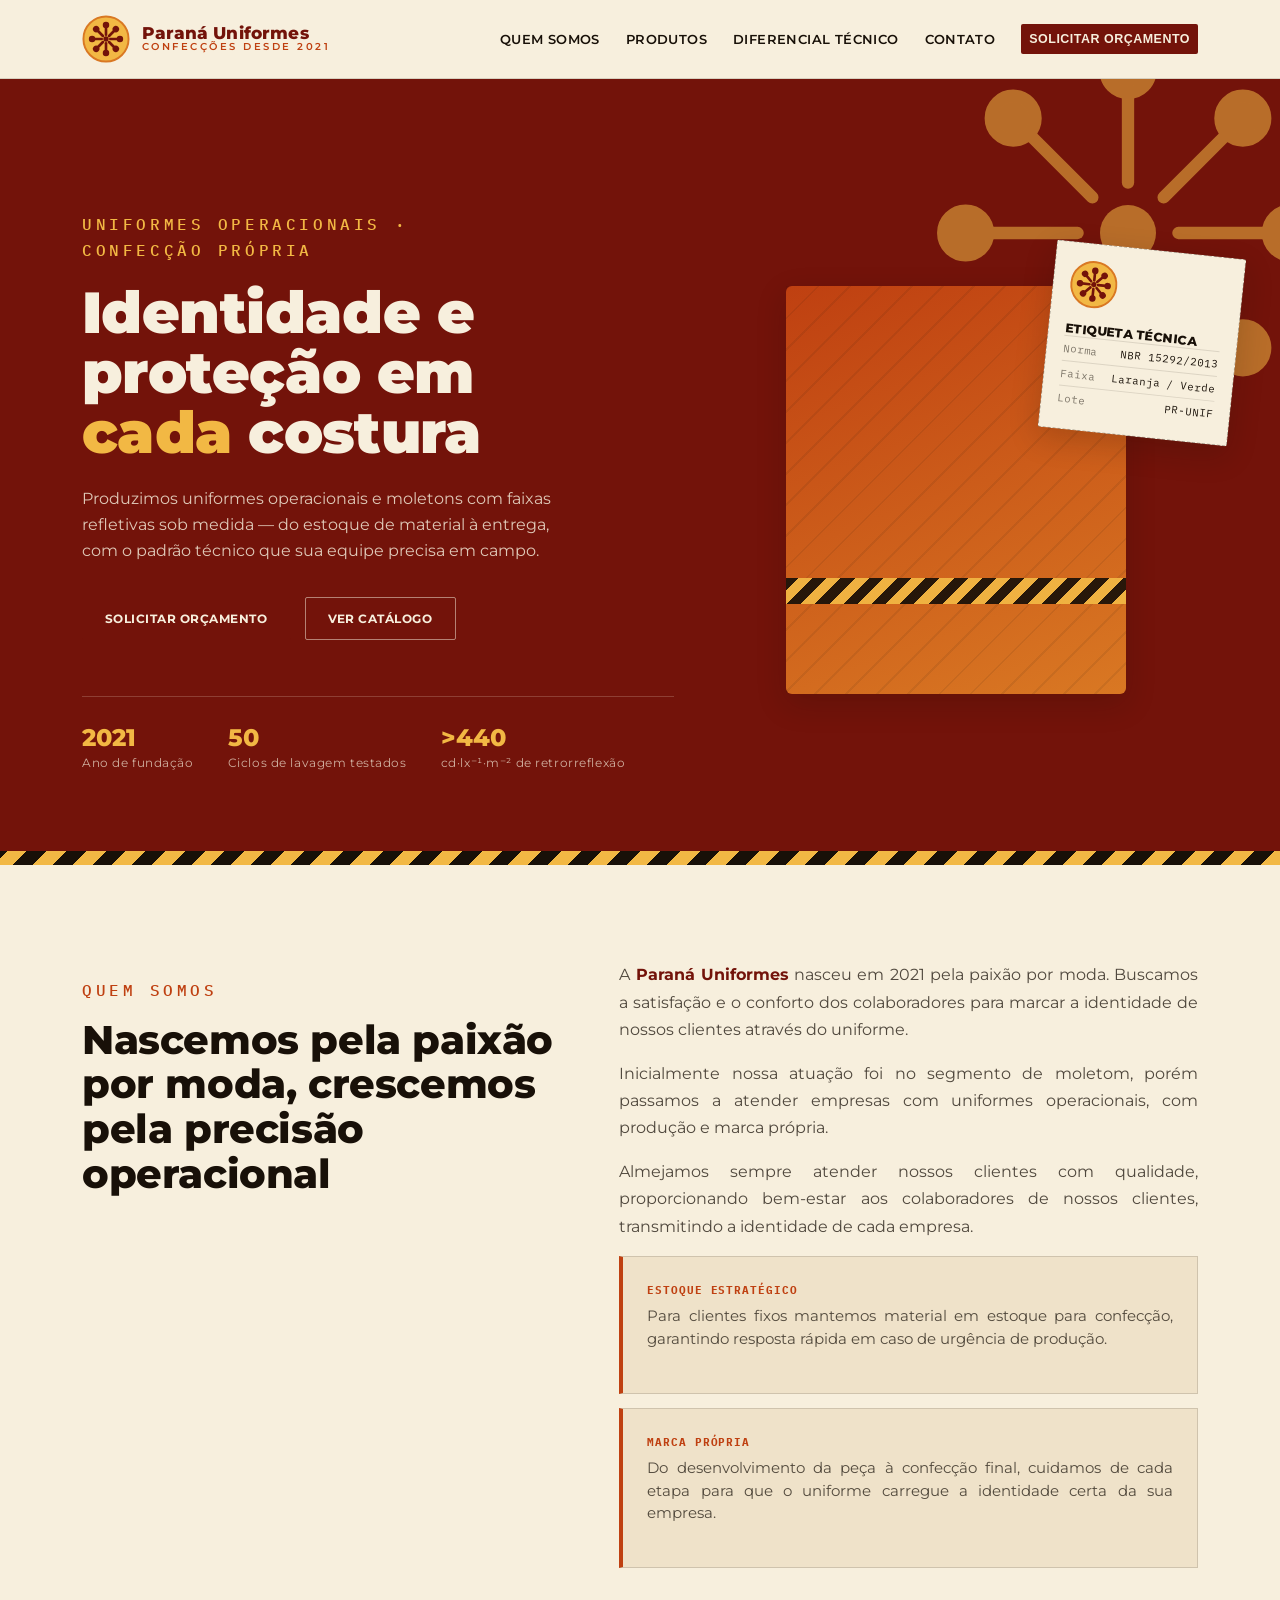
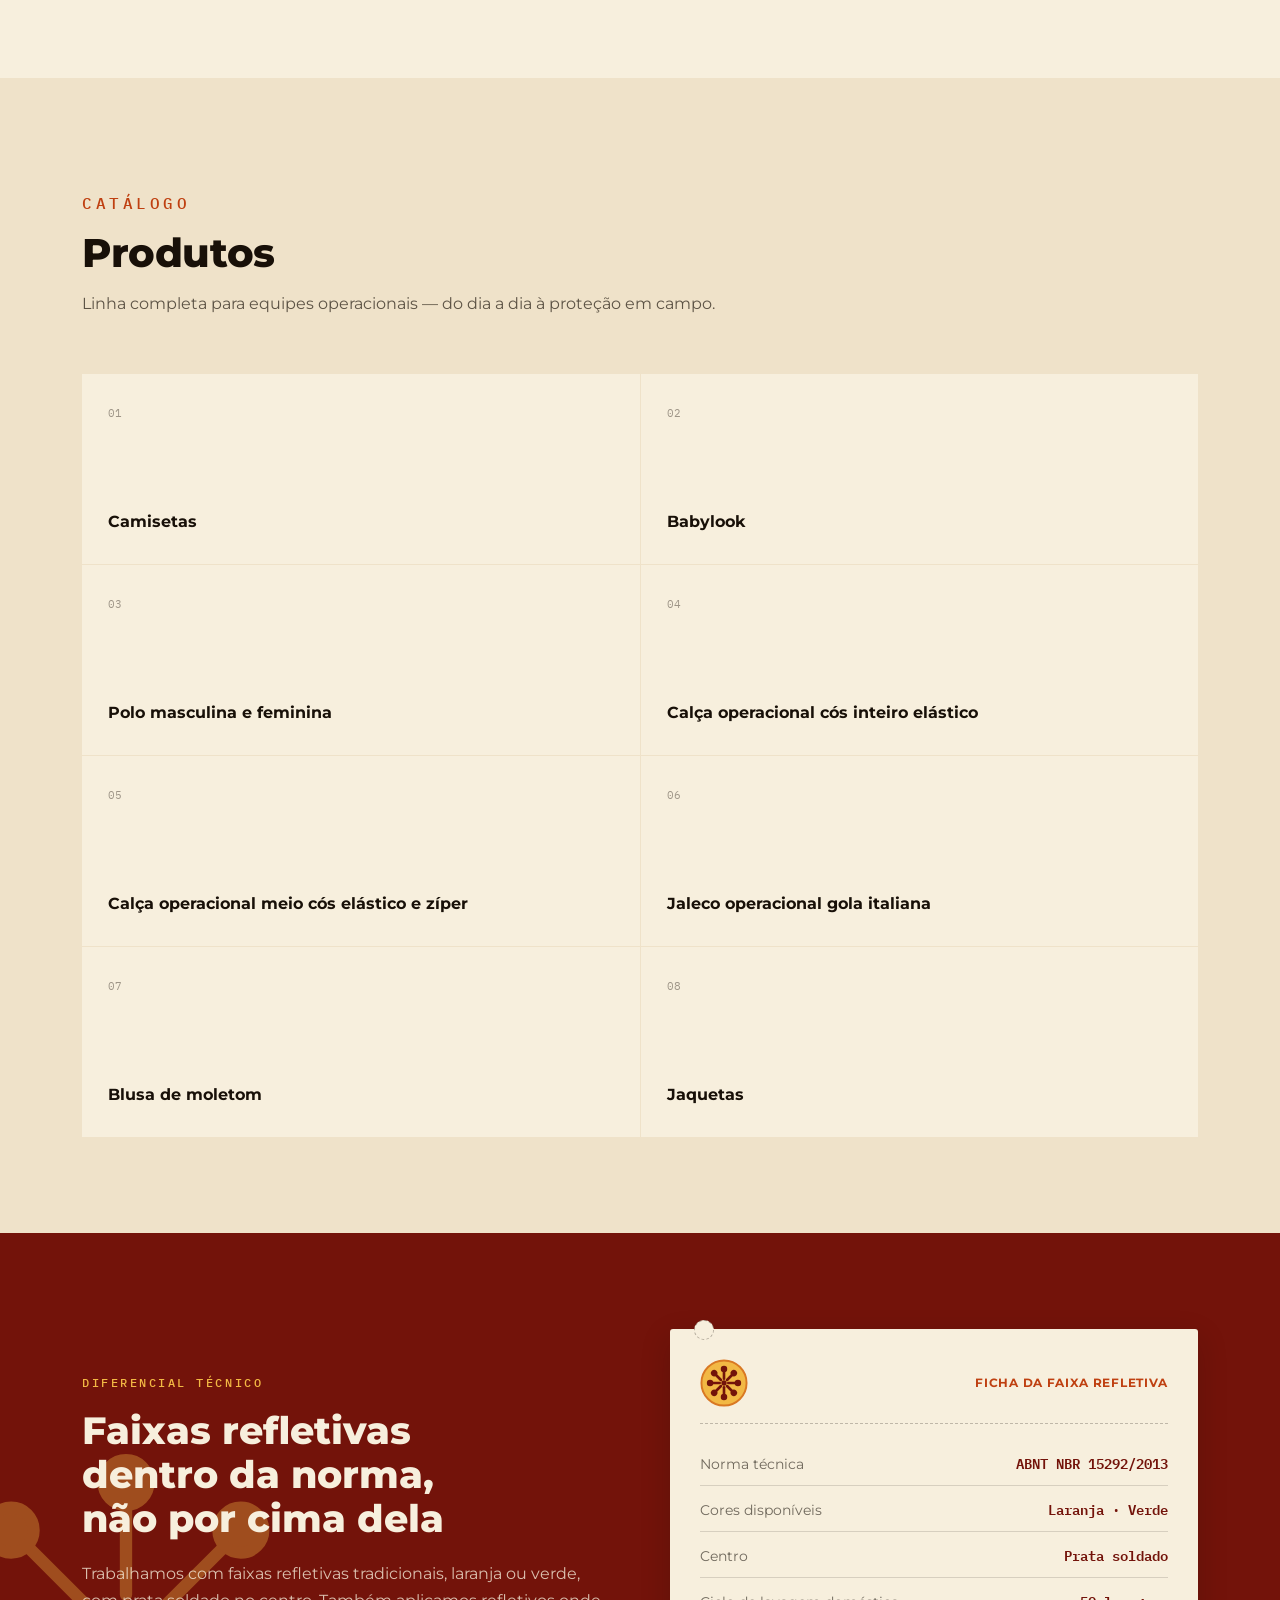
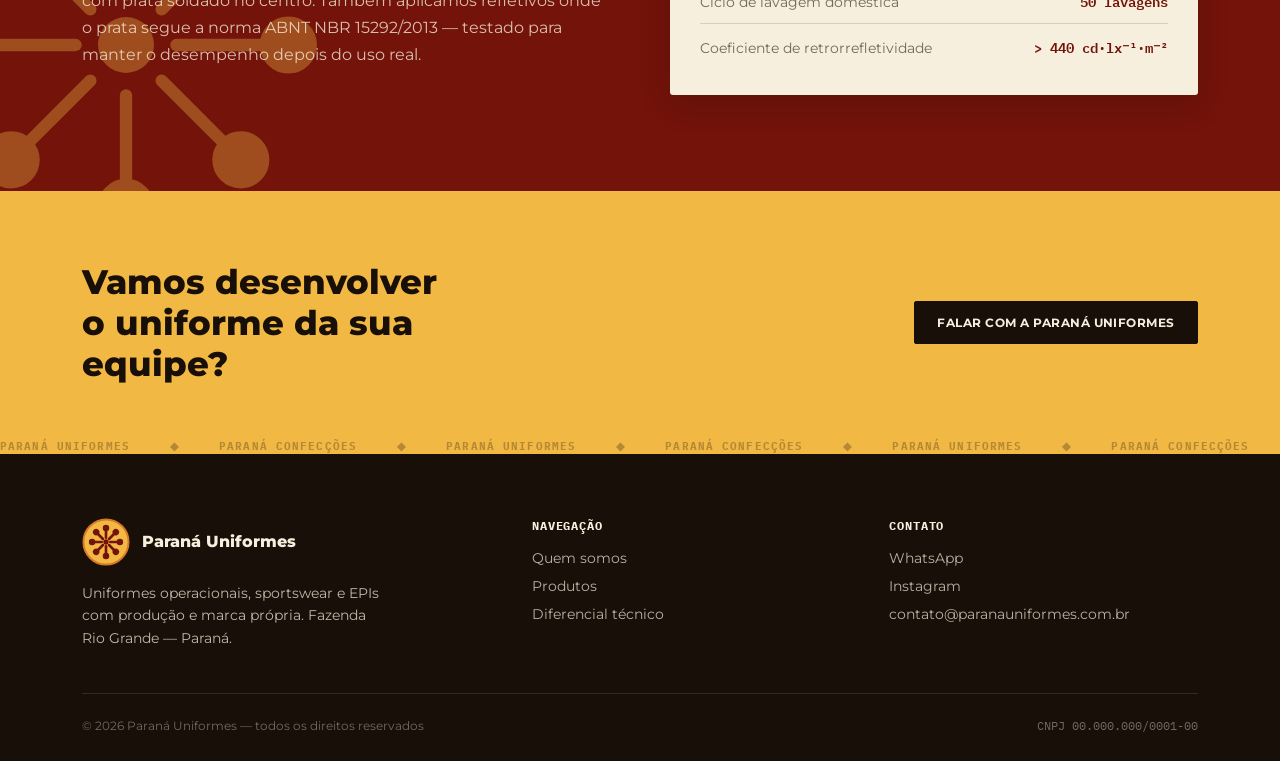
<file: V1/index.html>
<!DOCTYPE html>
<html lang="pt-BR">
<head>
<meta charset="UTF-8">
<meta name="viewport" content="width=device-width, initial-scale=1.0">
<title>Paraná Uniformes — Uniformes operacionais e EPIs sob medida</title>
<link rel="icon" type="imaga/x-icon" href="favicon.png">
<link rel="preconnect" href="https://fonts.googleapis.com">
<link href="https://fonts.googleapis.com/css2?family=Montserrat:wght@400;500;600;700;800;900&family=IBM+Plex+Mono:wght@400;500;600&display=swap" rel="stylesheet">
<link rel="stylesheet" href="styles.css">
</head>
<body>

<nav class="nav">
  <div class="wrap">
    <div class="brand">
      <div class="seal seal--nav"><svg viewBox="0 0 100 100" width="100%" height="100%"><circle cx="50" cy="50" r="47" fill="#F2B844" stroke="#D97823" stroke-width="4"/><g transform="translate(50,50)" stroke="#73130A" stroke-width="5.5" stroke-linecap="round" fill="#73130A"><g transform="rotate(0)"><line x1="0" y1="-9" x2="0" y2="-25"/><circle cx="0" cy="-29" r="4"/></g><g transform="rotate(45)"><line x1="0" y1="-9" x2="0" y2="-25"/><circle cx="0" cy="-29" r="4"/></g><g transform="rotate(90)"><line x1="0" y1="-9" x2="0" y2="-25"/><circle cx="0" cy="-29" r="4"/></g><g transform="rotate(135)"><line x1="0" y1="-9" x2="0" y2="-25"/><circle cx="0" cy="-29" r="4"/></g><g transform="rotate(180)"><line x1="0" y1="-9" x2="0" y2="-25"/><circle cx="0" cy="-29" r="4"/></g><g transform="rotate(225)"><line x1="0" y1="-9" x2="0" y2="-25"/><circle cx="0" cy="-29" r="4"/></g><g transform="rotate(270)"><line x1="0" y1="-9" x2="0" y2="-25"/><circle cx="0" cy="-29" r="4"/></g><g transform="rotate(315)"><line x1="0" y1="-9" x2="0" y2="-25"/><circle cx="0" cy="-29" r="4"/></g><circle cx="0" cy="0" r="5.5" stroke="none"/></g></svg></div>
      <div class="brand-name">Paraná Uniformes<span>Confecções desde 2021</span></div>
    </div>
    <div class="nav-links" id="navLinks">
      <a href="#sobre">Quem somos</a>
      <a href="#produtos">Produtos</a>
      <a href="#tecnico">Diferencial técnico</a>
      <a href="#contato">Contato</a>
      <button id="orcamentoNav" type="button" class="orcamento-nav whatsapp-link" data-whatsapp-message="Olá! Gostaria de solicitar um orçamento para uniformes da minha equipe.">Solicitar orçamento</button>
    </div>
    <button class="burger" id="burger" aria-label="Abrir menu" aria-expanded="false"><span></span><span></span><span></span></button>
  </div>
</nav>

<header class="hero">
  <div class="watermark"><svg viewBox="0 0 100 100" width="100%" height="100%"><g transform="translate(50,50)" stroke="#F2B844" stroke-width="2.2" stroke-linecap="round" fill="#F2B844"><g transform="rotate(0)"><line x1="0" y1="-9" x2="0" y2="-25"/><circle cx="0" cy="-29" r="4"/></g><g transform="rotate(45)"><line x1="0" y1="-9" x2="0" y2="-25"/><circle cx="0" cy="-29" r="4"/></g><g transform="rotate(90)"><line x1="0" y1="-9" x2="0" y2="-25"/><circle cx="0" cy="-29" r="4"/></g><g transform="rotate(135)"><line x1="0" y1="-9" x2="0" y2="-25"/><circle cx="0" cy="-29" r="4"/></g><g transform="rotate(180)"><line x1="0" y1="-9" x2="0" y2="-25"/><circle cx="0" cy="-29" r="4"/></g><g transform="rotate(225)"><line x1="0" y1="-9" x2="0" y2="-25"/><circle cx="0" cy="-29" r="4"/></g><g transform="rotate(270)"><line x1="0" y1="-9" x2="0" y2="-25"/><circle cx="0" cy="-29" r="4"/></g><g transform="rotate(315)"><line x1="0" y1="-9" x2="0" y2="-25"/><circle cx="0" cy="-29" r="4"/></g><circle cx="0" cy="0" r="5" stroke="none"/></g></svg></div>
  <div class="wrap hero-grid">
    <div class="hero-copy">
      <p class="eyebrow">Uniformes operacionais · Confecção própria</p>
      <h1>Identidade e proteção em <em>cada</em> costura</h1>
      <p>Produzimos uniformes operacionais e moletons com faixas refletivas sob medida — do estoque de material à entrega, com o padrão técnico que sua equipe precisa em campo.</p>
      <div class="hero-actions">
        <a href="#" class="btn whatsapp-link" data-whatsapp-message="Olá! Gostaria de solicitar um orçamento para uniformes da minha equipe.">Solicitar orçamento</a>
        <a href="#produtos" class="btn btn-ghost">Ver catálogo</a>
      </div>
      <div class="hero-stats">
        <div><b>2021</b><span>Ano de fundação</span></div>
        <div><b>50</b><span>Ciclos de lavagem testados</span></div>
        <div><b>&gt;440</b><span>cd·lx⁻¹·m⁻² de retrorreflexão</span></div>
      </div>
    </div>
    <div class="hero-visual">
      <div class="garment-block"><div class="stripe"></div></div>
      <div class="hang-tag">
        <div class="seal seal--tag"><svg viewBox="0 0 100 100" width="100%" height="100%"><circle cx="50" cy="50" r="47" fill="#F2B844" stroke="#D97823" stroke-width="4"/><g transform="translate(50,50)" stroke="#73130A" stroke-width="5.5" stroke-linecap="round" fill="#73130A"><g transform="rotate(0)"><line x1="0" y1="-9" x2="0" y2="-25"/><circle cx="0" cy="-29" r="4"/></g><g transform="rotate(45)"><line x1="0" y1="-9" x2="0" y2="-25"/><circle cx="0" cy="-29" r="4"/></g><g transform="rotate(90)"><line x1="0" y1="-9" x2="0" y2="-25"/><circle cx="0" cy="-29" r="4"/></g><g transform="rotate(135)"><line x1="0" y1="-9" x2="0" y2="-25"/><circle cx="0" cy="-29" r="4"/></g><g transform="rotate(180)"><line x1="0" y1="-9" x2="0" y2="-25"/><circle cx="0" cy="-29" r="4"/></g><g transform="rotate(225)"><line x1="0" y1="-9" x2="0" y2="-25"/><circle cx="0" cy="-29" r="4"/></g><g transform="rotate(270)"><line x1="0" y1="-9" x2="0" y2="-25"/><circle cx="0" cy="-29" r="4"/></g><g transform="rotate(315)"><line x1="0" y1="-9" x2="0" y2="-25"/><circle cx="0" cy="-29" r="4"/></g><circle cx="0" cy="0" r="5.5" stroke="none"/></g></svg></div>
        <div class="tag-title">Etiqueta técnica</div>
        <div class="tag-row"><span>Norma</span><span>NBR 15292/2013</span></div>
        <div class="tag-row"><span>Faixa</span><span>Laranja / Verde</span></div>
        <div class="tag-row"><span>Lote</span><span>PR-UNIF</span></div>
      </div>
    </div>
  </div>
  <div class="reflect-bar"></div>
</header>

<section class="about" id="sobre">
  <div class="wrap about-grid">
    <div class="section-head" style="margin-bottom:0;">
      <p class="eyebrow">Quem somos</p>
      <h2>Nascemos pela paixão por moda, crescemos pela precisão operacional</h2>
    </div>
    <div class="about-copy">
      <p>A <b>Paraná Uniformes</b> nasceu em 2021 pela paixão por moda. Buscamos a satisfação e o conforto dos colaboradores para marcar a identidade de nossos clientes através do uniforme.</p>
      <p>Inicialmente nossa atuação foi no segmento de moletom, porém passamos a atender empresas com uniformes operacionais, com produção e marca própria.</p>
      <p>Almejamos sempre atender nossos clientes com qualidade, proporcionando bem-estar aos colaboradores de nossos clientes, transmitindo a identidade de cada empresa.</p>
      <div class="about-fact">
        <b>Estoque estratégico</b>
        <p>Para clientes fixos mantemos material em estoque para confecção, garantindo resposta rápida em caso de urgência de produção.</p>
      </div>
      <div class="about-fact">
        <b>Marca própria</b>
        <p>Do desenvolvimento da peça à confecção final, cuidamos de cada etapa para que o uniforme carregue a identidade certa da sua empresa.</p>
      </div>
    </div>
  </div>
</section>

<section class="products" id="produtos">
  <div class="wrap">
    <div class="section-head">
      <p class="eyebrow">Catálogo</p>
      <h2>Produtos</h2>
      <p>Linha completa para equipes operacionais — do dia a dia à proteção em campo.</p>
    </div>
  </div>
  <div class="product-grid wrap">
    <div class="product-card"><span class="num mono">01</span><h3>Camisetas</h3></div>
    <div class="product-card"><span class="num mono">02</span><h3>Babylook</h3></div>
    <div class="product-card"><span class="num mono">03</span><h3>Polo masculina e feminina</h3></div>
    <div class="product-card"><span class="num mono">04</span><h3>Calça operacional cós inteiro elástico</h3></div>
    <div class="product-card"><span class="num mono">05</span><h3>Calça operacional meio cós elástico e zíper</h3></div>
    <div class="product-card"><span class="num mono">06</span><h3>Jaleco operacional gola italiana</h3></div>
    <div class="product-card"><span class="num mono">07</span><h3>Blusa de moletom</h3></div>
    <div class="product-card"><span class="num mono">08</span><h3>Jaquetas</h3></div>
  </div>
</section>

<section class="tech" id="tecnico">
  <div class="watermark"><svg viewBox="0 0 100 100" width="100%" height="100%"><g transform="translate(50,50)" stroke="#F2B844" stroke-width="2.2" stroke-linecap="round" fill="#F2B844"><g transform="rotate(0)"><line x1="0" y1="-9" x2="0" y2="-25"/><circle cx="0" cy="-29" r="4"/></g><g transform="rotate(45)"><line x1="0" y1="-9" x2="0" y2="-25"/><circle cx="0" cy="-29" r="4"/></g><g transform="rotate(90)"><line x1="0" y1="-9" x2="0" y2="-25"/><circle cx="0" cy="-29" r="4"/></g><g transform="rotate(135)"><line x1="0" y1="-9" x2="0" y2="-25"/><circle cx="0" cy="-29" r="4"/></g><g transform="rotate(180)"><line x1="0" y1="-9" x2="0" y2="-25"/><circle cx="0" cy="-29" r="4"/></g><g transform="rotate(225)"><line x1="0" y1="-9" x2="0" y2="-25"/><circle cx="0" cy="-29" r="4"/></g><g transform="rotate(270)"><line x1="0" y1="-9" x2="0" y2="-25"/><circle cx="0" cy="-29" r="4"/></g><g transform="rotate(315)"><line x1="0" y1="-9" x2="0" y2="-25"/><circle cx="0" cy="-29" r="4"/></g><circle cx="0" cy="0" r="5" stroke="none"/></g></svg></div>
  <div class="wrap tech-grid">
    <div>
      <p class="eyebrow">Diferencial técnico</p>
      <h2>Faixas refletivas dentro da norma, não por cima dela</h2>
      <p>Trabalhamos com faixas refletivas tradicionais, laranja ou verde, com prata soldado no centro. Também aplicamos refletivos onde o prata segue a norma ABNT NBR 15292/2013 — testado para manter o desempenho depois do uso real.</p>
    </div>
    <div class="spec-tag">
      <div class="spec-tag-head">
        <div class="seal seal--spec"><svg viewBox="0 0 100 100" width="100%" height="100%"><circle cx="50" cy="50" r="47" fill="#F2B844" stroke="#D97823" stroke-width="4"/><g transform="translate(50,50)" stroke="#73130A" stroke-width="5.5" stroke-linecap="round" fill="#73130A"><g transform="rotate(0)"><line x1="0" y1="-9" x2="0" y2="-25"/><circle cx="0" cy="-29" r="4"/></g><g transform="rotate(45)"><line x1="0" y1="-9" x2="0" y2="-25"/><circle cx="0" cy="-29" r="4"/></g><g transform="rotate(90)"><line x1="0" y1="-9" x2="0" y2="-25"/><circle cx="0" cy="-29" r="4"/></g><g transform="rotate(135)"><line x1="0" y1="-9" x2="0" y2="-25"/><circle cx="0" cy="-29" r="4"/></g><g transform="rotate(180)"><line x1="0" y1="-9" x2="0" y2="-25"/><circle cx="0" cy="-29" r="4"/></g><g transform="rotate(225)"><line x1="0" y1="-9" x2="0" y2="-25"/><circle cx="0" cy="-29" r="4"/></g><g transform="rotate(270)"><line x1="0" y1="-9" x2="0" y2="-25"/><circle cx="0" cy="-29" r="4"/></g><g transform="rotate(315)"><line x1="0" y1="-9" x2="0" y2="-25"/><circle cx="0" cy="-29" r="4"/></g><circle cx="0" cy="0" r="5.5" stroke="none"/></g></svg></div>
        <b>Ficha da faixa refletiva</b>
      </div>
      <div class="spec-row"><span class="label">Norma técnica</span><span class="value">ABNT NBR 15292/2013</span></div>
      <div class="spec-row"><span class="label">Cores disponíveis</span><span class="value">Laranja · Verde</span></div>
      <div class="spec-row"><span class="label">Centro</span><span class="value">Prata soldado</span></div>
      <div class="spec-row"><span class="label">Ciclo de lavagem doméstica</span><span class="value">50 lavagens</span></div>
      <div class="spec-row"><span class="label">Coeficiente de retrorrefletividade</span><span class="value">&gt; 440 cd·lx⁻¹·m⁻²</span></div>
    </div>
  </div>
</section>

<div class="cta-band" id="contato">
  <div class="wrap cta-inner">
    <h2>Vamos desenvolver o uniforme da sua equipe?</h2>
    <a href="#" class="btn whatsapp-link" data-whatsapp-message="Olá! Gostaria de solicitar um orçamento para uniformes da minha equipe.">Falar com a Paraná Uniformes</a>
  </div>
  <div class="marquee">
    <span>PARANÁ UNIFORMES</span><span>◆</span><span>PARANÁ CONFECÇÕES</span><span>◆</span><span>PARANÁ UNIFORMES</span><span>◆</span><span>PARANÁ CONFECÇÕES</span><span>◆</span>
    <span>PARANÁ UNIFORMES</span><span>◆</span><span>PARANÁ CONFECÇÕES</span><span>◆</span><span>PARANÁ UNIFORMES</span><span>◆</span><span>PARANÁ CONFECÇÕES</span><span>◆</span>
  </div>
</div>

<footer>
  <div class="wrap">
    <div class="footer-grid">
      <div>
        <div class="footer-brand"><div class="seal seal--footer"><svg viewBox="0 0 100 100" width="100%" height="100%"><circle cx="50" cy="50" r="47" fill="#F2B844" stroke="#D97823" stroke-width="4"/><g transform="translate(50,50)" stroke="#73130A" stroke-width="5.5" stroke-linecap="round" fill="#73130A"><g transform="rotate(0)"><line x1="0" y1="-9" x2="0" y2="-25"/><circle cx="0" cy="-29" r="4"/></g><g transform="rotate(45)"><line x1="0" y1="-9" x2="0" y2="-25"/><circle cx="0" cy="-29" r="4"/></g><g transform="rotate(90)"><line x1="0" y1="-9" x2="0" y2="-25"/><circle cx="0" cy="-29" r="4"/></g><g transform="rotate(135)"><line x1="0" y1="-9" x2="0" y2="-25"/><circle cx="0" cy="-29" r="4"/></g><g transform="rotate(180)"><line x1="0" y1="-9" x2="0" y2="-25"/><circle cx="0" cy="-29" r="4"/></g><g transform="rotate(225)"><line x1="0" y1="-9" x2="0" y2="-25"/><circle cx="0" cy="-29" r="4"/></g><g transform="rotate(270)"><line x1="0" y1="-9" x2="0" y2="-25"/><circle cx="0" cy="-29" r="4"/></g><g transform="rotate(315)"><line x1="0" y1="-9" x2="0" y2="-25"/><circle cx="0" cy="-29" r="4"/></g><circle cx="0" cy="0" r="5.5" stroke="none"/></g></svg></div><b>Paraná Uniformes</b></div>
        <p>Uniformes operacionais, sportswear e EPIs com produção e marca própria. Fazenda Rio Grande — Paraná.</p>
      </div>
      <div class="footer-col">
        <b>Navegação</b>
        <a href="#sobre">Quem somos</a>
        <a href="#produtos">Produtos</a>
        <a href="#tecnico">Diferencial técnico</a>
      </div>
      <div class="footer-col">
        <b>Contato</b>
        <a href="#" class="whatsapp-link" data-whatsapp-message="Olá! Gostaria de saber mais sobre os uniformes da Paraná Uniformes.">WhatsApp</a>
        <a href="#">Instagram</a>
        <a href="#">contato@paranauniformes.com.br</a>
      </div>
    </div>
    <div class="footer-bottom">
      <span>© 2026 Paraná Uniformes — todos os direitos reservados</span>
      <span class="mono">CNPJ 00.000.000/0001-00</span>
    </div>
  </div>
</footer>

<script src="script.js" defer></script>

</body>
</html>
</file>
<file: V1/styles.css>
:root {
  --cream:#EFE2C9;
  --paper:#F7EFDD;
  --gold:#F2B844;
  --orange:#D97823;
  --rust:#BF4011;
  --maroon:#73130A;
  --ink:#181008;
  --line: rgba(24,16,8,0.14);
  --shadow: 0 10px 30px rgba(24,16,8,0.18);
  --radius: 2px;
}
* {
  box-sizing:border-box;
  margin:0;
  padding:0;
}
html {
  scroll-behavior:smooth;
}
body {
  font-family:'Montserrat', sans-serif;
  background:var(--paper);
  color:var(--ink);
  -webkit-font-smoothing:antialiased;
  overflow-x:hidden;
}
img {
  max-width:100%;
  display:block;
}
a {
  color:inherit;
  text-decoration:none;
}
.mono {
  font-family:'IBM Plex Mono', monospace;
}
.eyebrow {
  font-family:'IBM Plex Mono', monospace;
  font-size:0.72rem;
  letter-spacing:0.22em;
  text-transform:uppercase;
  font-weight:500;
}
.wrap {
  max-width:1180px;
  margin:0 auto;
  padding:0 32px;
}
@media(max-width:640px) {
  .wrap {
    padding:0 20px;
  }
}

/* ---------- Seal / sunburst mark ---------- */
.seal {
  flex-shrink:0;
  display:inline-block;
}
.seal svg {
  display:block;
  width:100%;
  height:100%;
}
.seal--nav {
  width:48px;
  height:48px;
}
.seal--tag {
  width:48px;
  height:48px;
}
.seal--spec {
  width:48px;
  height:48px;
}
.seal--footer {
  width:48px;
  height:48px;
}

/* ---------- Nav ---------- */
.nav {
  position:sticky;
  top:0;
  z-index:50;
  background:rgba(247,239,221,0.92);
  backdrop-filter:blur(6px);
  border-bottom:1px solid var(--line);
}
.nav .wrap {
  display:flex;
  align-items:center;
  justify-content:space-between;
  height:78px;
}
.brand {
  display:flex;
  align-items:center;
  gap:12px;
}
.brand-name {
  font-weight:800;
  font-size:1.05rem;
  letter-spacing:0.01em;
  line-height:1.05;
  color:var(--maroon);
}
.brand-name span {
  display:block;
  font-size:0.62em;
  font-weight:600;
  letter-spacing:0.24em;
  color:var(--rust);
  text-transform:uppercase;
}
.nav-links {
  display:flex;
  align-items:center;
  gap:26px;
}
.nav-links a {
  font-size:0.82rem;
  font-weight:600;
  letter-spacing:0.03em;
  text-transform:uppercase;
  color:var(--ink);
  position:relative;
  padding:6px 0;
}
.nav-links a::after {
  content:"";
  position:absolute;
  left:0;
  bottom:0;
  height:2px;
  width:0;
  background:var(--rust);
  transition:width .25s ease;
}
.nav-links a:hover::after {
  width:100%;
}

.orcamento-nav 
{
  background-color: var(--maroon);
  color: var(--paper);

  transition: background .2s ease, color .2s ease;

  display: inline-flex;
  border-radius:var(--radius);

  align-items:center;
  font-size:0.78rem;
  font-weight:700;
  letter-spacing:0.04em;
  text-transform:uppercase;

  padding: 8px;

  border: none;
  cursor: pointer;
}

.orcamento-nav:hover {
  background:var(--paper);
  color:var(--maroon);
}

.btn {
  display:inline-flex;
  align-items:center;
  gap:8px;
  background:var(--maroon);
  color:var(--paper);
  font-size:0.78rem;
  font-weight:700;
  letter-spacing:0.04em;
  text-transform:uppercase;
  padding:13px 22px;
  border-radius:var(--radius);
  border:1px solid var(--maroon);
  transition:background .2s ease, color .2s ease;
}

.btn:hover {
  background:var(--paper);
  color:var(--maroon);
}

.btn-ghost {
  background:transparent;
  color:var(--paper);
  border:1px solid rgba(247,239,221,0.5);
}
.btn-ghost:hover {
  background:var(--paper);
  color:var(--maroon);
}
.burger {
  display:none;
  flex-direction:column;
  justify-content:center;
  gap:5px;
  background:none;
  border:none;
  cursor:pointer;
  padding:6px;
  width:34px;
  height: 120px;
}
.burger span {
  width:22px;
  height:2px;
  background:var(--ink);
  transition:transform .25s ease, opacity .2s ease;
}
.burger.open span:nth-child(1) {
  transform:translateY(7px) rotate(45deg);
}
.burger.open span:nth-child(2) {
  opacity:0;
}
.burger.open span:nth-child(3) {
  transform:translateY(-7px) rotate(-45deg);
}

/* ---------- Hero ---------- */
.hero {
  position:relative;
  background:var(--maroon);
  color:var(--paper);
  overflow:hidden;
  padding:110px 0 0;
}
.watermark {
  position:absolute;
  width:560px;
  height:560px;
  pointer-events:none;
  z-index:1;
}
.hero .watermark {
  top:-16%;
  right:-10%;
  opacity:0.55;
}
.tech .watermark {
  bottom:-24%;
  left:-12%;
  opacity:0.35;
}
.hero-grid {
  position:relative;
  z-index:2;
  display:grid;
  grid-template-columns:1.1fr 0.9fr;
  gap:40px;
  align-items:center;
  padding-bottom:0;
}
@media(max-width:900px) {
  .hero-grid {
    grid-template-columns:1fr;
  }
}
.hero-copy {
  padding-bottom:80px;
}
.hero .eyebrow {
  color:var(--gold);
  margin-bottom:20px;
}
.hero h1 {
  font-size:clamp(2.4rem, 5vw, 3.6rem);
  font-weight:900;
  line-height:1.04;
  letter-spacing:-0.01em;
  max-width:11ch;
}
.hero h1 em {
  font-style:normal;
  color:var(--gold);
}
.hero p {
  margin-top:22px;
  max-width:44ch;
  font-size:1.02rem;
  line-height:1.6;
  color:rgba(247,239,221,0.82);
}
.hero-actions {
  display:flex;
  gap:14px;
  margin-top:34px;
  flex-wrap:wrap;
}
.hero-stats {
  display:flex;
  gap:34px;
  margin-top:56px;
  flex-wrap:wrap;
  border-top:1px solid rgba(247,239,221,0.2);
  padding-top:26px;
}
.hero-stats div b {
  display:block;
  font-size:1.5rem;
  font-weight:800;
  color:var(--gold);
}
.hero-stats div span {
  font-size:0.72rem;
  letter-spacing:0.05em;
  color:rgba(247,239,221,0.7);
}

/* hero visual: hang-tag / etiqueta tecnica */
.hero-visual {
  position:relative;
  display:flex;
  justify-content:center;
  padding-bottom:60px;
}
.garment-block {
  width:100%;
  max-width:340px;
  aspect-ratio:3/3.6;
  background:linear-gradient(160deg, var(--rust), var(--orange));
  border-radius:6px;
  position:relative;
  box-shadow: var(--shadow);
}
.garment-block::before {
  content:"";
  position:absolute;
  inset:0;
  background-image:       repeating-linear-gradient(135deg, rgba(24,16,8,0.08) 0 2px, transparent 2px 22px);
}
.garment-block .stripe {
  position:absolute;
  left:0;
  right:0;
  bottom:22%;
  height:26px;
  background:repeating-linear-gradient(-45deg, var(--gold) 0 10px, var(--ink) 10px 20px);
  opacity:0.92;
}
.hang-tag {
  position:absolute;
  top:-8%;
  right:-8%;
  background:var(--paper);
  color:var(--ink);
  width:190px;
  padding:16px 16px 18px;
  border-radius:2px;
  box-shadow: var(--shadow);
  transform:rotate(6deg);
  border:1px dashed rgba(24,16,8,0.3);
}
.hang-tag .seal {
  margin-bottom:10px;
}
.hang-tag .tag-title {
  font-weight:800;
  font-size:0.78rem;
  text-transform:uppercase;
  letter-spacing:0.04em;
}
.hang-tag .tag-row {
  display:flex;
  justify-content:space-between;
  font-size:0.66rem;
  padding:5px 0;
  border-top:1px solid rgba(24,16,8,0.12);
  font-family:'IBM Plex Mono', monospace;
}
.hang-tag .tag-row span:first-child {
  color:rgba(24,16,8,0.55);
}

/* ---------- reflective divider ---------- */
.reflect-bar {
  height:14px;
  background:repeating-linear-gradient(-45deg, var(--gold) 0 14px, var(--ink) 14px 28px);
}

/* ---------- Section shell ---------- */
section {
  padding:96px 0;
}
.section-head {
  max-width:640px;
  margin-bottom:56px;
}
.section-head .eyebrow {
  color:var(--rust);
  margin-bottom:14px;
}
.section-head h2 {
  font-size:clamp(1.8rem, 3.4vw, 2.5rem);
  font-weight:800;
  letter-spacing:-0.01em;
  line-height:1.12;
}
.section-head p {
  margin-top:16px;
  color:rgba(24,16,8,0.68);
  line-height:1.65;
  font-size:1rem;
}

/* ---------- Quem somos ---------- */
.about {
  background:var(--paper);
}
.about-grid {
  display:grid;
  grid-template-columns:0.9fr 1.1fr;
  gap:64px;
  align-items:start;
}
@media(max-width:860px) {
  .about-grid {
    grid-template-columns:1fr;
    gap:40px;
  }
}
.about-copy p {
  margin-bottom:16px;
  line-height:1.75;
  color:rgba(24,16,8,0.75);
  font-size:0.98rem;
  text-align: justify;
}
.about-copy p b {
  color:var(--maroon);
}
.about-fact {
  background:var(--cream);
  border:1px solid var(--line);
  border-left:4px solid var(--rust);
  padding:26px 24px;
  margin-bottom:14px;
}
.about-fact b {
  display:block;
  font-family:'IBM Plex Mono', monospace;
  font-size:0.7rem;
  letter-spacing:0.08em;
  text-transform:uppercase;
  color:var(--rust);
  margin-bottom:8px;
}
.about-fact p {
  font-size:0.92rem;
  color:rgba(24,16,8,0.72);
  line-height:1.55;
}

/* ---------- Produtos ---------- */
.products {
  background:var(--cream);
}
.product-grid {
  display:grid;
  grid-template-columns:repeat(2, 4fr);
  gap:1px;
}
@media(max-width:900px) {
  .product-grid {
    grid-template-columns:repeat(2,1fr);
  }
}
@media(max-width:520px) {
  .product-grid {
    grid-template-columns:1fr;
  }
}
.product-card {
  background:var(--paper);
  padding:32px 26px;
  min-height:190px;
  display:flex;
  flex-direction:column;
  justify-content:space-between;
  transition:background .2s ease;
}
.product-card:hover {
  background:var(--gold);
}
.product-card .num {
  font-family:'IBM Plex Mono', monospace;
  font-size:0.7rem;
  color:rgba(24,16,8,0.4);
}
.product-card h3 {
  font-size:1.02rem;
  font-weight:700;
  margin-top:20px;
  line-height:1.3;
}

/* ---------- Diferencial tecnico (signature) ---------- */
.tech {
  background:var(--maroon);
  color:var(--paper);
  position:relative;
  overflow:hidden;
}
.tech-grid {
  position:relative;
  z-index:2;
  display:grid;
  grid-template-columns:1fr 1fr;
  gap:60px;
  align-items:center;
}
@media(max-width:900px) {
  .tech-grid {
    grid-template-columns:1fr;
    gap:44px;
  }
}
.tech .eyebrow {
  color:var(--gold);
  margin-bottom:16px;
}
.tech h2 {
  font-size:clamp(1.8rem,3.2vw,2.4rem);
  font-weight:800;
  line-height:1.15;
  max-width:14ch;
}
.tech p {
  margin-top:18px;
  color:rgba(247,239,221,0.78);
  line-height:1.7;
  max-width:48ch;
}
.spec-tag {
  background:var(--paper);
  color:var(--ink);
  border-radius:3px;
  box-shadow:var(--shadow);
  padding:30px 30px 26px;
  position:relative;
}
.spec-tag::before {
  content:"";
  position:absolute;
  left:24px;
  top:-9px;
  width:18px;
  height:18px;
  background:var(--paper);
  border-radius:50%;
  border:1px dashed rgba(24,16,8,0.3);
}
.spec-tag-head {
  display:flex;
  align-items:center;
  justify-content:space-between;
  border-bottom:1px dashed rgba(24,16,8,0.25);
  padding-bottom:16px;
  margin-bottom:16px;
}
.spec-tag-head b {
  font-size:0.72rem;
  letter-spacing:0.06em;
  text-transform:uppercase;
  color:var(--rust);
}
.spec-row {
  display:flex;
  justify-content:space-between;
  align-items:baseline;
  padding:11px 0;
  border-bottom:1px solid var(--line);
  font-size:0.86rem;
}
.spec-row:last-child {
  border-bottom:none;
}
.spec-row .label {
  color:rgba(24,16,8,0.6);
}
.spec-row .value {
  font-family:'IBM Plex Mono', monospace;
  font-weight:600;
  color:var(--maroon);
  text-align:right;
}

/* ---------- CTA band with pattern ---------- */
.cta-band {
  background:var(--gold);
  color:var(--ink);
  padding:70px 0;
  position:relative;
  overflow:hidden;
}
.cta-inner {
  display:flex;
  align-items:center;
  justify-content:space-between;
  gap:30px;
  flex-wrap:wrap;
  position:relative;
  z-index:2;
}
.cta-inner h2 {
  font-size:clamp(1.6rem,3vw,2.1rem);
  font-weight:800;
  max-width:16ch;
}
.cta-band .btn {
  background:var(--ink);
  border-color:var(--ink);
  color:var(--paper);
}
.cta-band .btn:hover {
  background:transparent;
  color:var(--ink);
}
.marquee {
  position:absolute;
  bottom:1px;
  left:0;
  width:200%;
  display:flex;
  white-space:nowrap;
  font-family:'IBM Plex Mono', monospace;
  font-size:0.7rem;
  letter-spacing:0.1em;
  font-weight: bold;
  color:rgba(24,16,8,0.28);
  text-transform:uppercase;
  animation:scroll 22s linear infinite;
}
.marquee span {
  padding-right:40px;
}
@keyframes scroll {
  from {
    transform:translateX(0);
  }
  to {
    transform:translateX(-50%);
  }
}

/* ---------- Footer ---------- */
footer {
  background:var(--ink);
  color:rgba(247,239,221,0.75);
  padding:64px 0 28px;
}
.footer-grid {
  display:grid;
  grid-template-columns:1.3fr 1fr 1fr;
  gap:48px;
  padding-bottom:44px;
  border-bottom:1px solid rgba(247,239,221,0.12);
}
@media(max-width:760px) {
  .footer-grid {
    grid-template-columns:1fr;
    gap:36px;
  }
}
.footer-brand {
  display:flex;
  align-items:center;
  gap:12px;
  margin-bottom:16px;
}
.footer-brand b {
  color:var(--paper);
  font-weight:800;
}
footer p {
  font-size:0.88rem;
  line-height:1.6;
  max-width:34ch;
}
.footer-col b {
  display:block;
  color:var(--paper);
  font-size:0.72rem;
  letter-spacing:0.08em;
  text-transform:uppercase;
  margin-bottom:16px;
  font-family:'IBM Plex Mono', monospace;
}
.footer-col a {
  display:block;
  font-size:0.88rem;
  margin-bottom:10px;
  color:rgba(247,239,221,0.72);
}
.footer-col a:hover {
  color:var(--gold);
}
.footer-bottom {
  display:flex;
  justify-content:space-between;
  align-items:center;
  padding-top:24px;
  font-size:0.74rem;
  color:rgba(247,239,221,0.4);
  flex-wrap:wrap;
  gap:12px;
}
@media (prefers-reduced-motion: reduce) {
  html {
    scroll-behavior:auto;
  }
  .marquee {
    animation:none;
  }
}

/* mobile nav */
@media(max-width:1040px) {
  .nav-links {
    display:none;
    position:fixed;
    inset:78px 0 0 0;
    background:var(--paper);
    flex-direction:column;
    align-items:flex-start;
    gap:0;
    padding:20px 20px;
    border-bottom:1px solid var(--line);
    overflow-y:auto;
    z-index:60;
  }
  .nav-links.open {
    display:flex;
    height: 120px;
  }
  .nav-links a {
    width:100%;
    padding:16px 0;
    border-bottom:1px solid var(--line);
  }
  .nav-links .btn,
  .nav-links .orcamento-nav {
    width:100%;
    justify-content:center;
    margin-top:12px;
    padding:14px 0;
    border-bottom:none;
  }
  .burger {
    display:flex;
  }
}
@media(max-width:420px) {
  .brand-name {
    font-size:0.92rem;
  }
  .brand-name span {
    display:none;
  }
}
</file>
